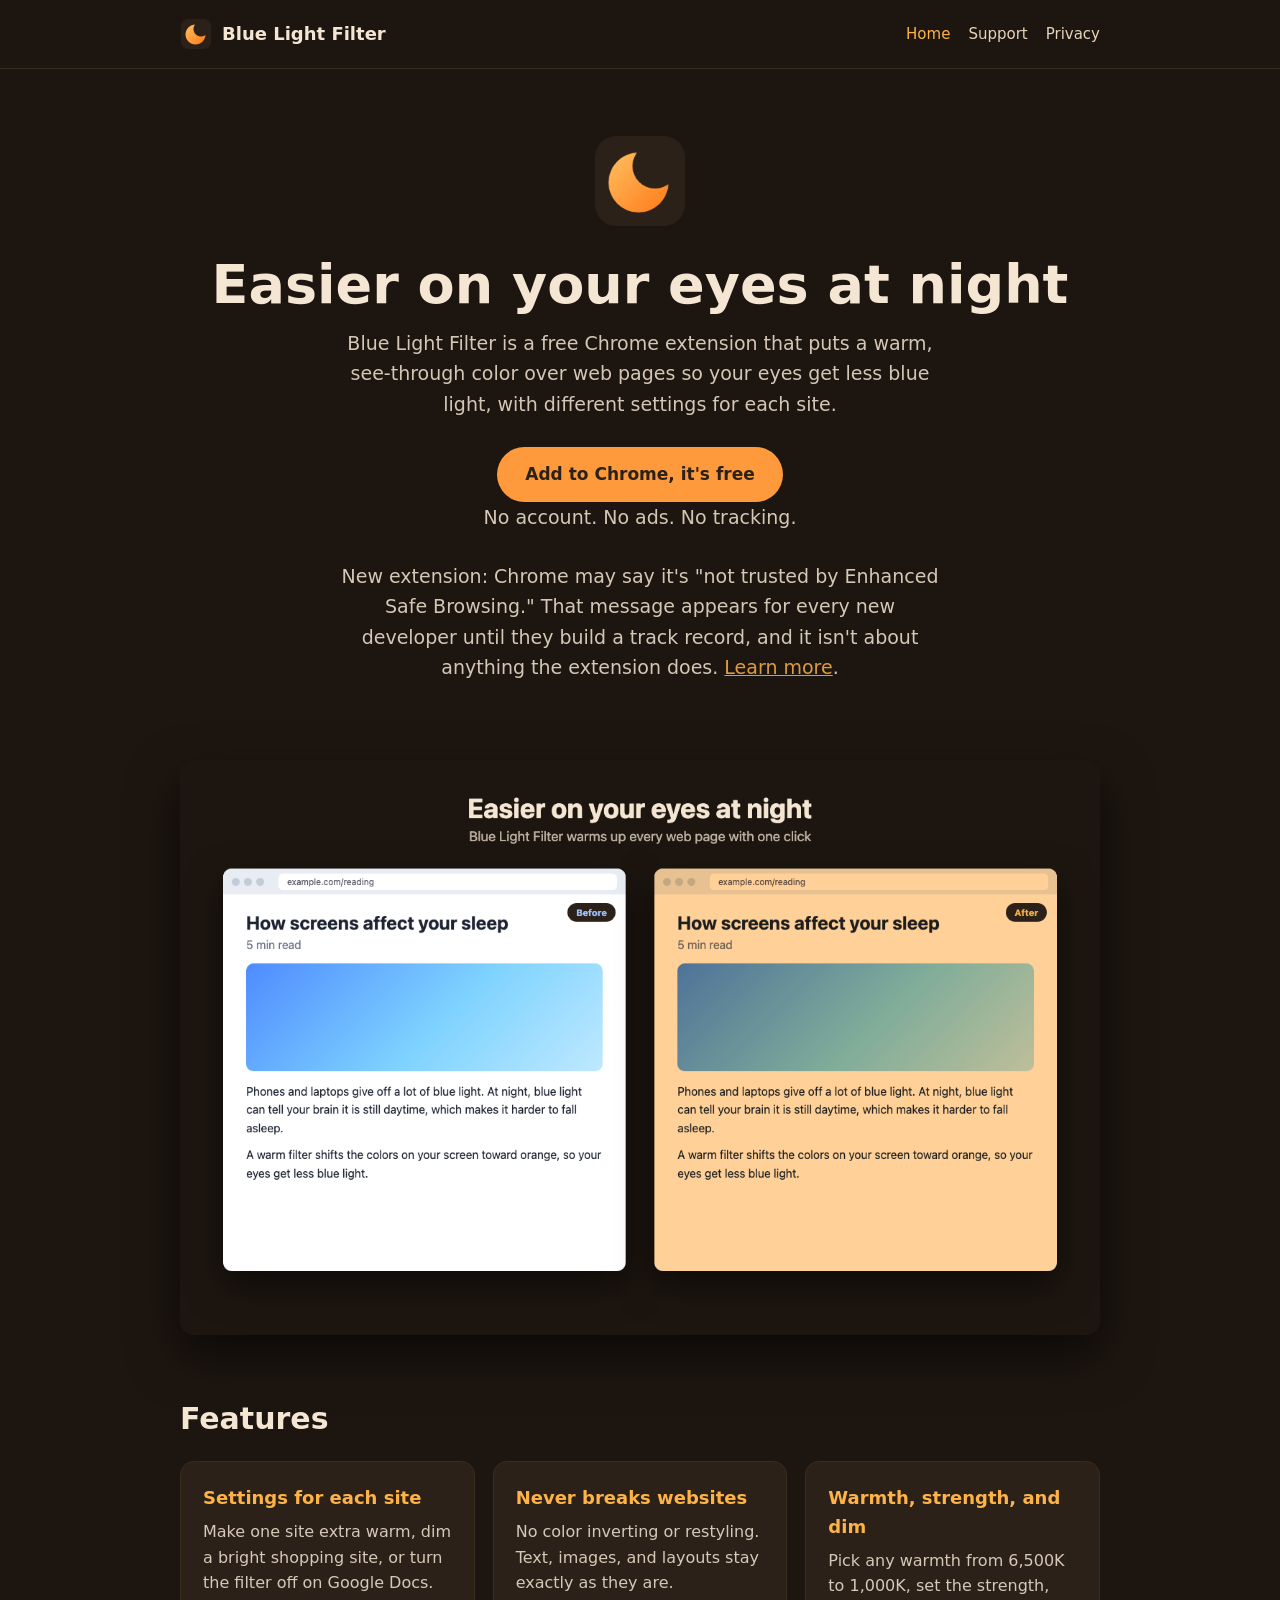
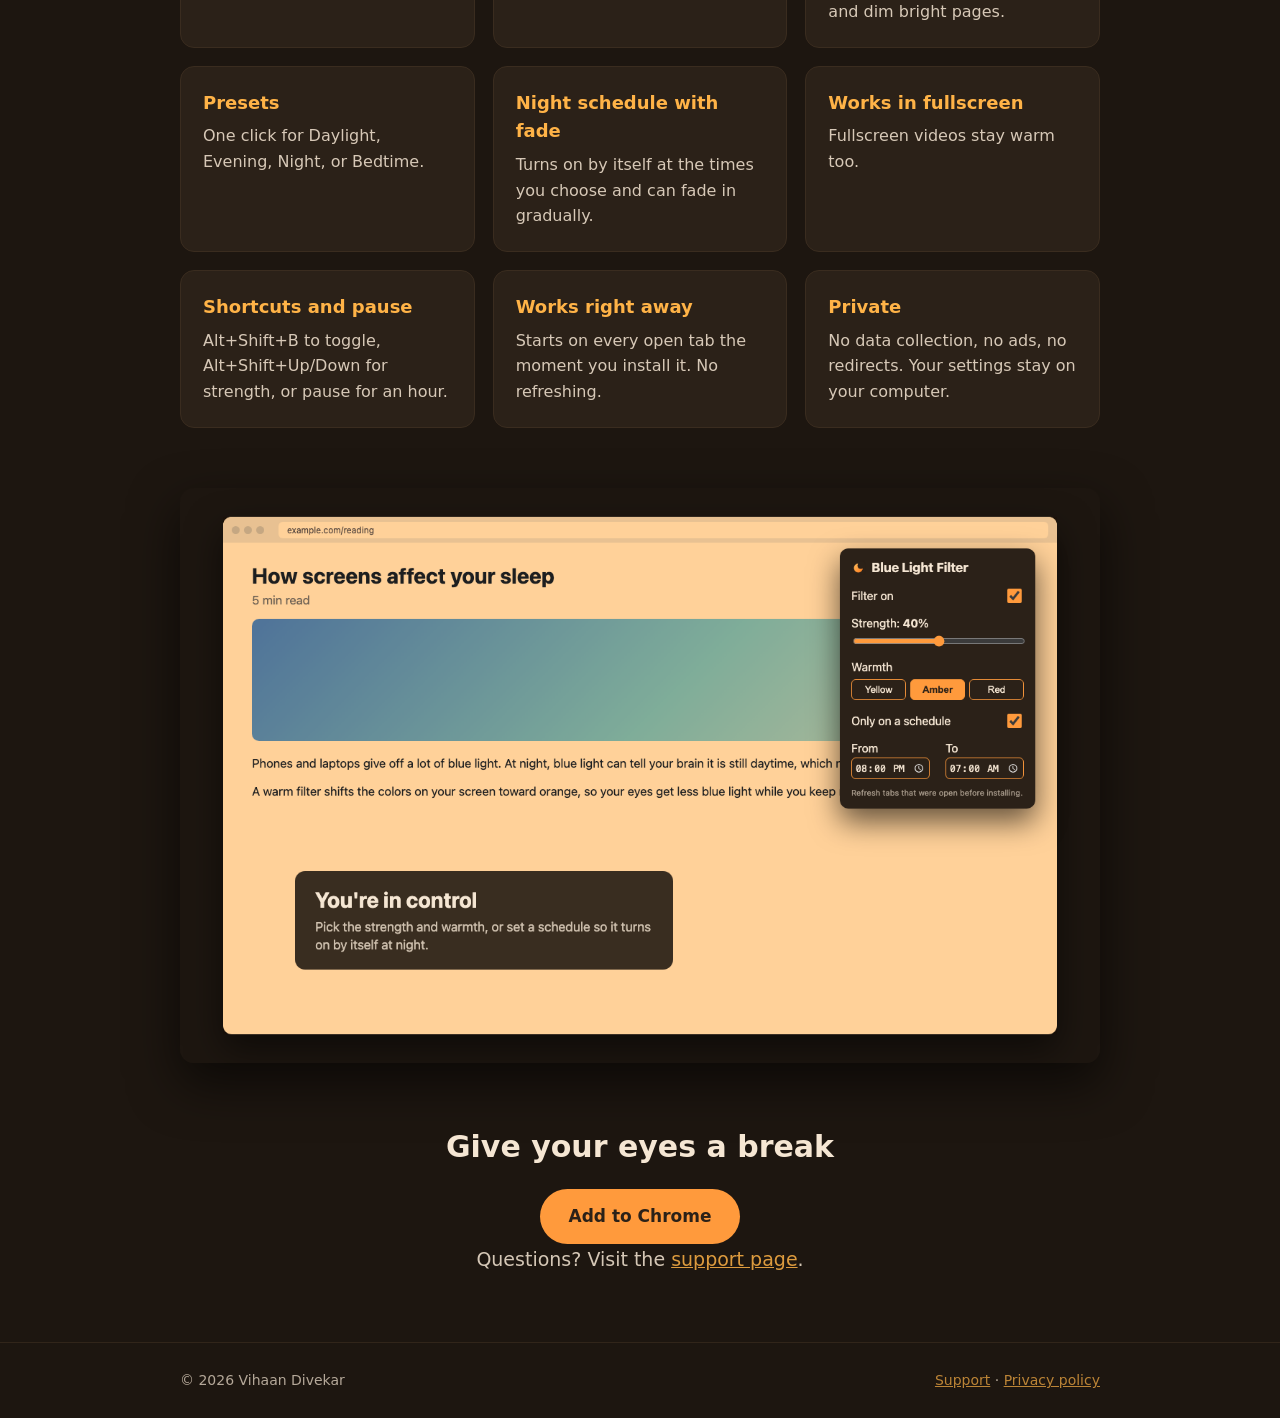
<file: index.html>
<!DOCTYPE html>
<html lang="en">
<head>
  <meta charset="UTF-8">
  <meta name="viewport" content="width=device-width, initial-scale=1">
  <title>Blue Light Filter: easier on your eyes at night</title>
  <meta name="description" content="Blue Light Filter is a free Chrome extension that warms up web pages to reduce blue light and eye strain.">
  <link rel="icon" href="images/favicon.png">
  <link rel="stylesheet" href="style.css">
</head>
<body>
<header><div class="wrap">
  <a class="brand" href="index.html"><img src="images/icon128.png" alt="" width="32" height="32"> Blue Light Filter</a>
  <nav><a href="index.html" class="current">Home</a><a href="support.html">Support</a><a href="privacy.html">Privacy</a></nav>
</div></header>
<main class="wrap">
  <section class="hero">
    <img src="images/icon128.png" alt="Blue Light Filter icon" width="96" height="96">
    <h1>Easier on your eyes at night</h1>
    <p>Blue Light Filter is a free Chrome extension that puts a warm, see-through color over web pages so your eyes get less blue light, with different settings for each site.</p>
    <!-- After Google approves the extension, replace href="#" with your Chrome Web Store link -->
    <a class="button" href="#" id="install">Add to Chrome, it's free</a>
    <p class="small">No account. No ads. No tracking.</p>
    <p class="small">New extension: Chrome may say it's "not trusted by Enhanced Safe Browsing." That message appears for every
      new developer until they build a track record, and it isn't about anything the extension does.
      <a href="support.html#trust">Learn more</a>.</p>
  </section>

  <img class="shot" src="images/before-after.png" alt="A web page before and after Blue Light Filter: the after side is warm orange">

  <h2>Features</h2>
  <section class="features">
    <div class="card"><h3>Settings for each site</h3><p>Make one site extra warm, dim a bright shopping site, or turn the filter off on Google Docs.</p></div>
    <div class="card"><h3>Never breaks websites</h3><p>No color inverting or restyling. Text, images, and layouts stay exactly as they are.</p></div>
    <div class="card"><h3>Warmth, strength, and dim</h3><p>Pick any warmth from 6,500K to 1,000K, set the strength, and dim bright pages.</p></div>
    <div class="card"><h3>Presets</h3><p>One click for Daylight, Evening, Night, or Bedtime.</p></div>
    <div class="card"><h3>Night schedule with fade</h3><p>Turns on by itself at the times you choose and can fade in gradually.</p></div>
    <div class="card"><h3>Works in fullscreen</h3><p>Fullscreen videos stay warm too.</p></div>
    <div class="card"><h3>Shortcuts and pause</h3><p>Alt+Shift+B to toggle, Alt+Shift+Up/Down for strength, or pause for an hour.</p></div>
    <div class="card"><h3>Works right away</h3><p>Starts on every open tab the moment you install it. No refreshing.</p></div>
    <div class="card"><h3>Private</h3><p>No data collection, no ads, no redirects. Your settings stay on your computer.</p></div>
  </section>

  <img class="shot" src="images/controls.png" alt="The Blue Light Filter control panel with strength, warmth, and schedule settings">

  <section class="hero" style="padding-top:0">
    <h2>Give your eyes a break</h2>
    <a class="button" href="#" id="install-2">Add to Chrome</a>
    <p class="small">Questions? Visit the <a href="support.html">support page</a>.</p>
  </section>
</main>
<footer><div class="wrap">
  <span>© 2026 Vihaan Divekar</span>
  <span><a href="support.html">Support</a> · <a href="privacy.html">Privacy policy</a></span>
</div></footer>
</body></html>
</file>
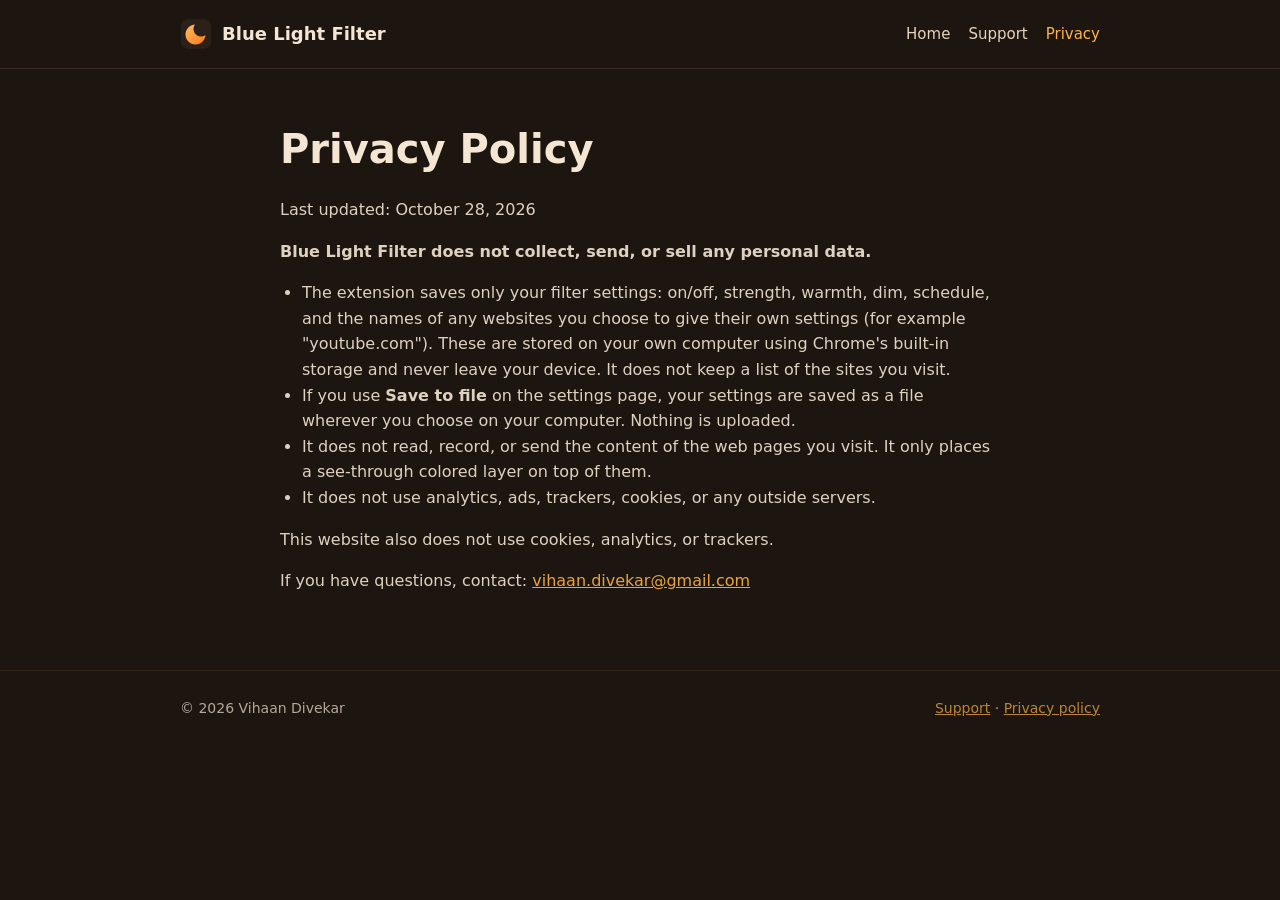
<file: privacy.html>
<!DOCTYPE html>
<html lang="en">
<head>
  <meta charset="UTF-8">
  <meta name="viewport" content="width=device-width, initial-scale=1">
  <title>Privacy Policy · Blue Light Filter</title>
  <meta name="description" content="Blue Light Filter is a free Chrome extension that warms up web pages to reduce blue light and eye strain.">
  <link rel="icon" href="images/favicon.png">
  <link rel="stylesheet" href="style.css">
</head>
<body>
<header><div class="wrap">
  <a class="brand" href="index.html"><img src="images/icon128.png" alt="" width="32" height="32"> Blue Light Filter</a>
  <nav><a href="index.html">Home</a><a href="support.html">Support</a><a href="privacy.html" class="current">Privacy</a></nav>
</div></header>
<main class="wrap page">
  <h1>Privacy Policy</h1>
  <p>Last updated: October 28, 2026</p>
  <p><strong>Blue Light Filter does not collect, send, or sell any personal data.</strong></p>
  <ul>
    <li>The extension saves only your filter settings: on/off, strength, warmth, dim, schedule, and the names of any websites you choose to give their own settings (for example "youtube.com"). These are stored on your own computer using Chrome's built-in storage and never leave your device. It does not keep a list of the sites you visit.</li>
    <li>If you use <strong>Save to file</strong> on the settings page, your settings are saved as a file wherever you choose on your computer. Nothing is uploaded.</li>
    <li>It does not read, record, or send the content of the web pages you visit. It only places a see-through colored layer on top of them.</li>
    <li>It does not use analytics, ads, trackers, cookies, or any outside servers.</li>
  </ul>
  <p>This website also does not use cookies, analytics, or trackers.</p>
  <p>If you have questions, contact: <a href="mailto:vihaan.divekar@gmail.com">vihaan.divekar@gmail.com</a></p>
</main>
<footer><div class="wrap">
  <span>© 2026 Vihaan Divekar</span>
  <span><a href="support.html">Support</a> · <a href="privacy.html">Privacy policy</a></span>
</div></footer>
</body></html>
</file>
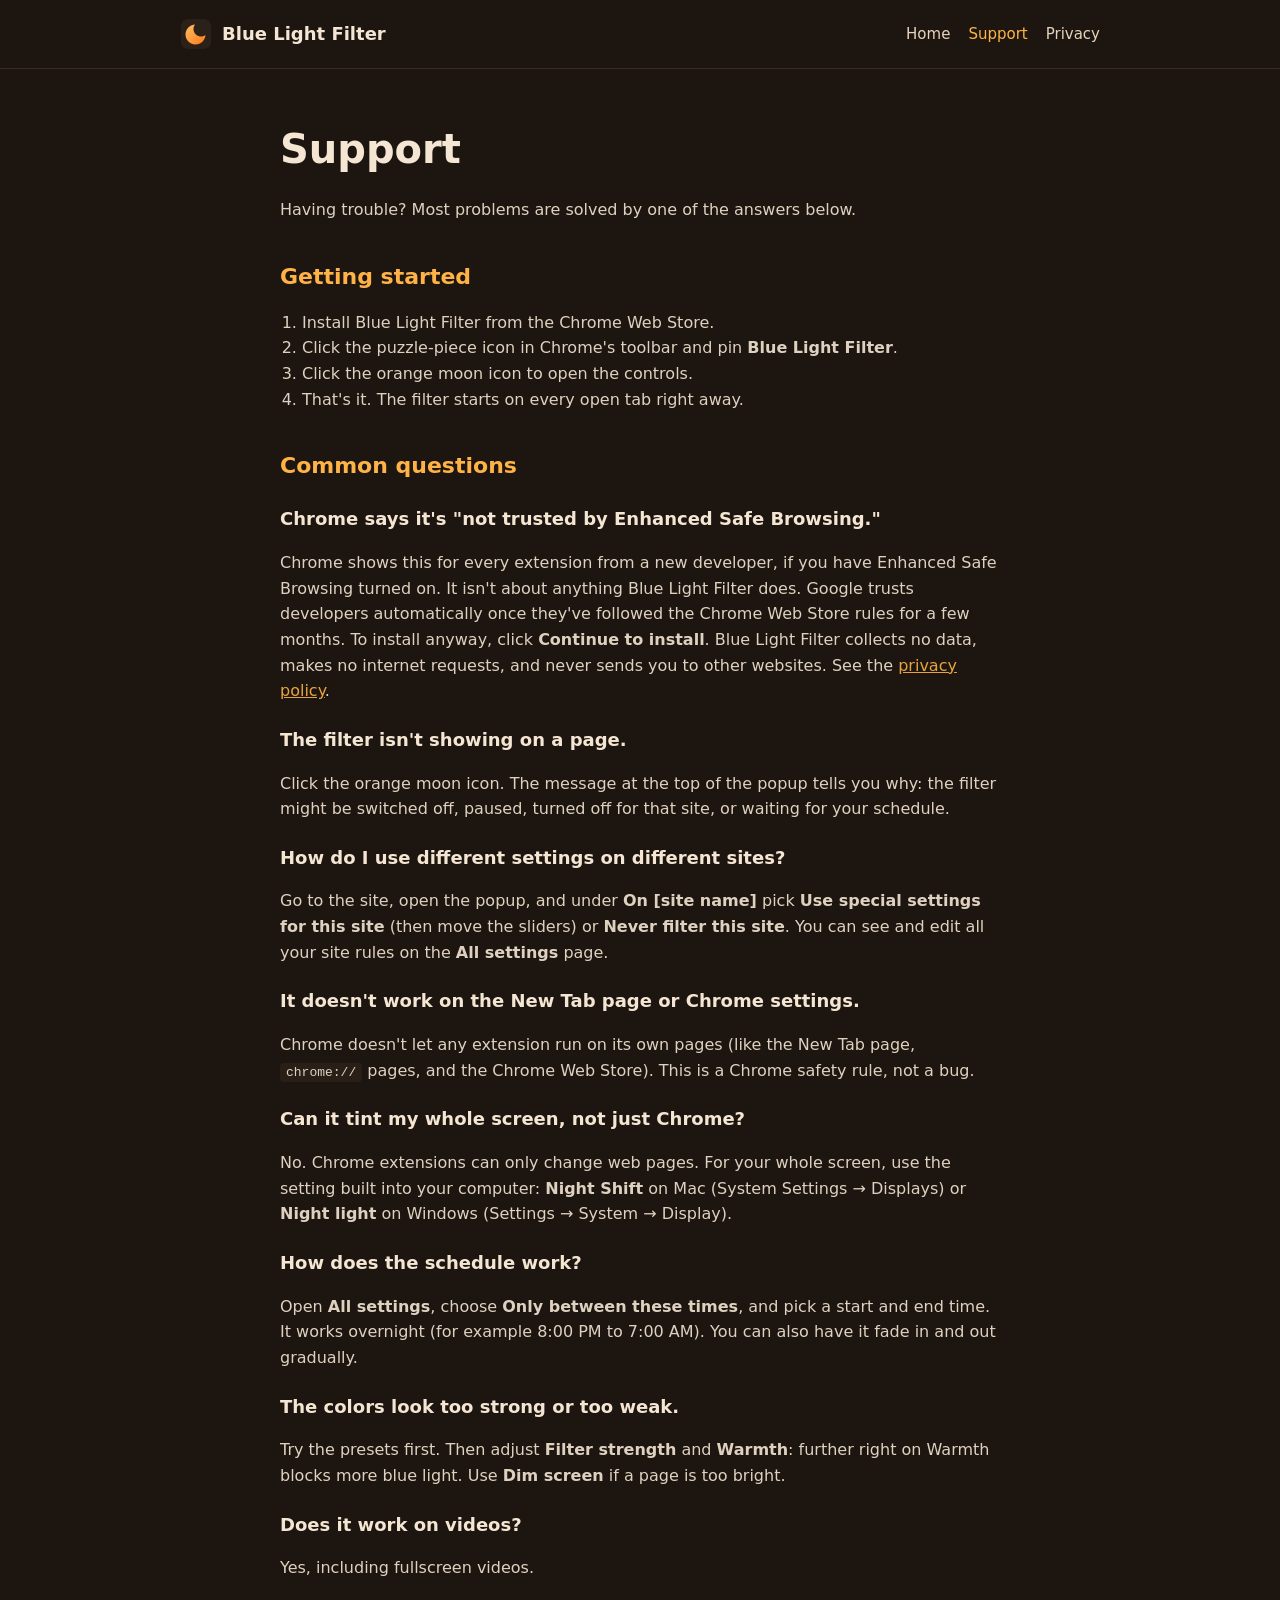
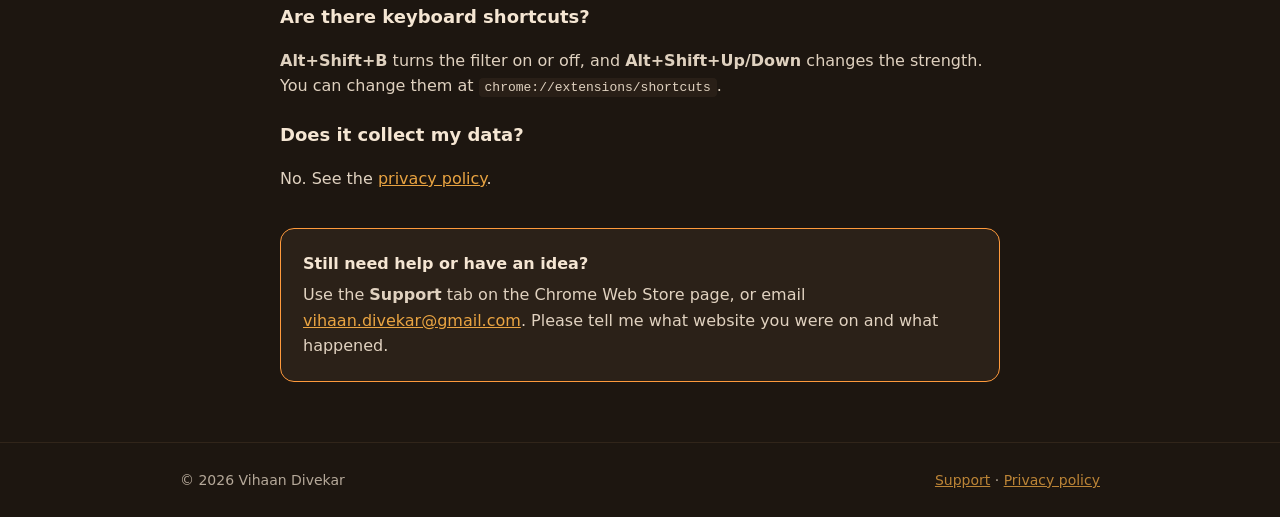
<file: support.html>
<!DOCTYPE html>
<html lang="en">
<head>
  <meta charset="UTF-8">
  <meta name="viewport" content="width=device-width, initial-scale=1">
  <title>Support · Blue Light Filter</title>
  <meta name="description" content="Blue Light Filter is a free Chrome extension that warms up web pages to reduce blue light and eye strain.">
  <link rel="icon" href="images/favicon.png">
  <link rel="stylesheet" href="style.css">
</head>
<body>
<header><div class="wrap">
  <a class="brand" href="index.html"><img src="images/icon128.png" alt="" width="32" height="32"> Blue Light Filter</a>
  <nav><a href="index.html">Home</a><a href="support.html" class="current">Support</a><a href="privacy.html">Privacy</a></nav>
</div></header>
<main class="wrap page">
  <h1>Support</h1>
  <p>Having trouble? Most problems are solved by one of the answers below.</p>

  <h2>Getting started</h2>
  <ol>
    <li>Install Blue Light Filter from the Chrome Web Store.</li>
    <li>Click the puzzle-piece icon in Chrome's toolbar and pin <strong>Blue Light Filter</strong>.</li>
    <li>Click the orange moon icon to open the controls.</li>
    <li>That's it. The filter starts on every open tab right away.</li>
  </ol>

  <h2>Common questions</h2>

  <h3 id="trust">Chrome says it's "not trusted by Enhanced Safe Browsing."</h3>
  <p>Chrome shows this for every extension from a new developer, if you have Enhanced Safe Browsing turned on. It isn't about
    anything Blue Light Filter does. Google trusts developers automatically once they've followed the Chrome Web Store
    rules for a few months. To install anyway, click <strong>Continue to install</strong>. Blue Light Filter collects no
    data, makes no internet requests, and never sends you to other websites. See the <a href="privacy.html">privacy policy</a>.</p>

  <h3>The filter isn't showing on a page.</h3>
  <p>Click the orange moon icon. The message at the top of the popup tells you why: the filter might be switched off,
    paused, turned off for that site, or waiting for your schedule.</p>

  <h3>How do I use different settings on different sites?</h3>
  <p>Go to the site, open the popup, and under <strong>On [site name]</strong> pick <strong>Use special settings for this
    site</strong> (then move the sliders) or <strong>Never filter this site</strong>. You can see and edit all your site
    rules on the <strong>All settings</strong> page.</p>

  <h3>It doesn't work on the New Tab page or Chrome settings.</h3>
  <p>Chrome doesn't let any extension run on its own pages (like the New Tab page, <code>chrome://</code> pages, and the Chrome Web Store). This is a Chrome safety rule, not a bug.</p>

  <h3>Can it tint my whole screen, not just Chrome?</h3>
  <p>No. Chrome extensions can only change web pages. For your whole screen, use the setting built into your computer: <strong>Night Shift</strong> on Mac (System Settings → Displays) or <strong>Night light</strong> on Windows (Settings → System → Display).</p>

  <h3>How does the schedule work?</h3>
  <p>Open <strong>All settings</strong>, choose <strong>Only between these times</strong>, and pick a start and end time. It works overnight (for example 8:00 PM to 7:00 AM). You can also have it fade in and out gradually.</p>

  <h3>The colors look too strong or too weak.</h3>
  <p>Try the presets first. Then adjust <strong>Filter strength</strong> and <strong>Warmth</strong>: further right on Warmth blocks more blue light. Use <strong>Dim screen</strong> if a page is too bright.</p>

  <h3>Does it work on videos?</h3>
  <p>Yes, including fullscreen videos.</p>

  <h3>Are there keyboard shortcuts?</h3>
  <p><strong>Alt+Shift+B</strong> turns the filter on or off, and <strong>Alt+Shift+Up/Down</strong> changes the strength. You can change them at <code>chrome://extensions/shortcuts</code>.</p>

  <h3>Does it collect my data?</h3>
  <p>No. See the <a href="privacy.html">privacy policy</a>.</p>

  <div class="contact">
    <strong>Still need help or have an idea?</strong>
    <p style="margin:6px 0 0">Use the <strong>Support</strong> tab on the Chrome Web Store page, or email
      <a href="mailto:vihaan.divekar@gmail.com?subject=Blue%20Light%20Filter">vihaan.divekar@gmail.com</a>.
      Please tell me what website you were on and what happened.</p>
  </div>
</main>
<footer><div class="wrap">
  <span>© 2026 Vihaan Divekar</span>
  <span><a href="support.html">Support</a> · <a href="privacy.html">Privacy policy</a></span>
</div></footer>
</body></html>
</file>
<file: style.css>
* { box-sizing: border-box; }
body {
  margin: 0;
  font-family: -apple-system, system-ui, "Segoe UI", Roboto, sans-serif;
  background: #1d1610;
  color: #f5e6d3;
  line-height: 1.6;
}
a { color: #ffb347; }
.wrap { max-width: 960px; margin: 0 auto; padding: 0 20px; }

header { padding: 18px 0; border-bottom: 1px solid #3a2c1f; }
header .wrap { display: flex; align-items: center; justify-content: space-between; gap: 12px; flex-wrap: wrap; }
.brand { display: flex; align-items: center; gap: 10px; font-weight: 800; font-size: 18px; color: #f5e6d3; text-decoration: none; }
nav { display: flex; gap: 18px; font-size: 15px; }
nav a { color: #e8d3bb; text-decoration: none; }
nav a:hover, nav a.current { color: #ffb347; }

.hero { text-align: center; padding: 64px 0 40px; }
.hero h1 { font-size: clamp(34px, 6vw, 54px); line-height: 1.1; margin: 18px 0 14px; }
.hero p { font-size: 19px; max-width: 600px; margin: 0 auto 28px; opacity: 0.85; }
.button {
  display: inline-block;
  background: #ff9a3c;
  color: #2b2118;
  font-weight: 800;
  padding: 14px 28px;
  border-radius: 999px;
  text-decoration: none;
  font-size: 17px;
}
.button:hover { background: #ffb347; }
.small { font-size: 14px; opacity: 0.65; margin-top: 12px; }

.shot { display: block; width: 100%; border-radius: 14px; box-shadow: 0 20px 50px #0009; margin: 10px 0 60px; }

.features { display: grid; grid-template-columns: repeat(auto-fit, minmax(220px, 1fr)); gap: 18px; margin-bottom: 60px; }
.card { background: #2b2118; border: 1px solid #3a2c1f; border-radius: 14px; padding: 22px; }
.card h3 { margin: 0 0 6px; color: #ffb347; font-size: 18px; }
.card p { margin: 0; opacity: 0.85; }

h2 { font-size: 30px; margin: 0 0 18px; }
.page { padding-top: 48px; padding-bottom: 60px; max-width: 760px; }
.page h1 { font-size: 40px; margin: 0 0 8px; }
.page h2 { font-size: 22px; margin: 36px 0 8px; color: #ffb347; }
.page h3 { margin: 22px 0 4px; font-size: 18px; }
.page p, .page li { opacity: 0.9; }
ol, ul { padding-left: 22px; }
code { background: #2b2118; padding: 2px 6px; border-radius: 4px; }

.contact { background: #2b2118; border: 1px solid #ff9a3c; border-radius: 14px; padding: 22px; margin-top: 36px; }

footer { border-top: 1px solid #3a2c1f; padding: 26px 0; font-size: 14px; opacity: 0.7; }
footer .wrap { display: flex; justify-content: space-between; flex-wrap: wrap; gap: 10px; }
</file>
